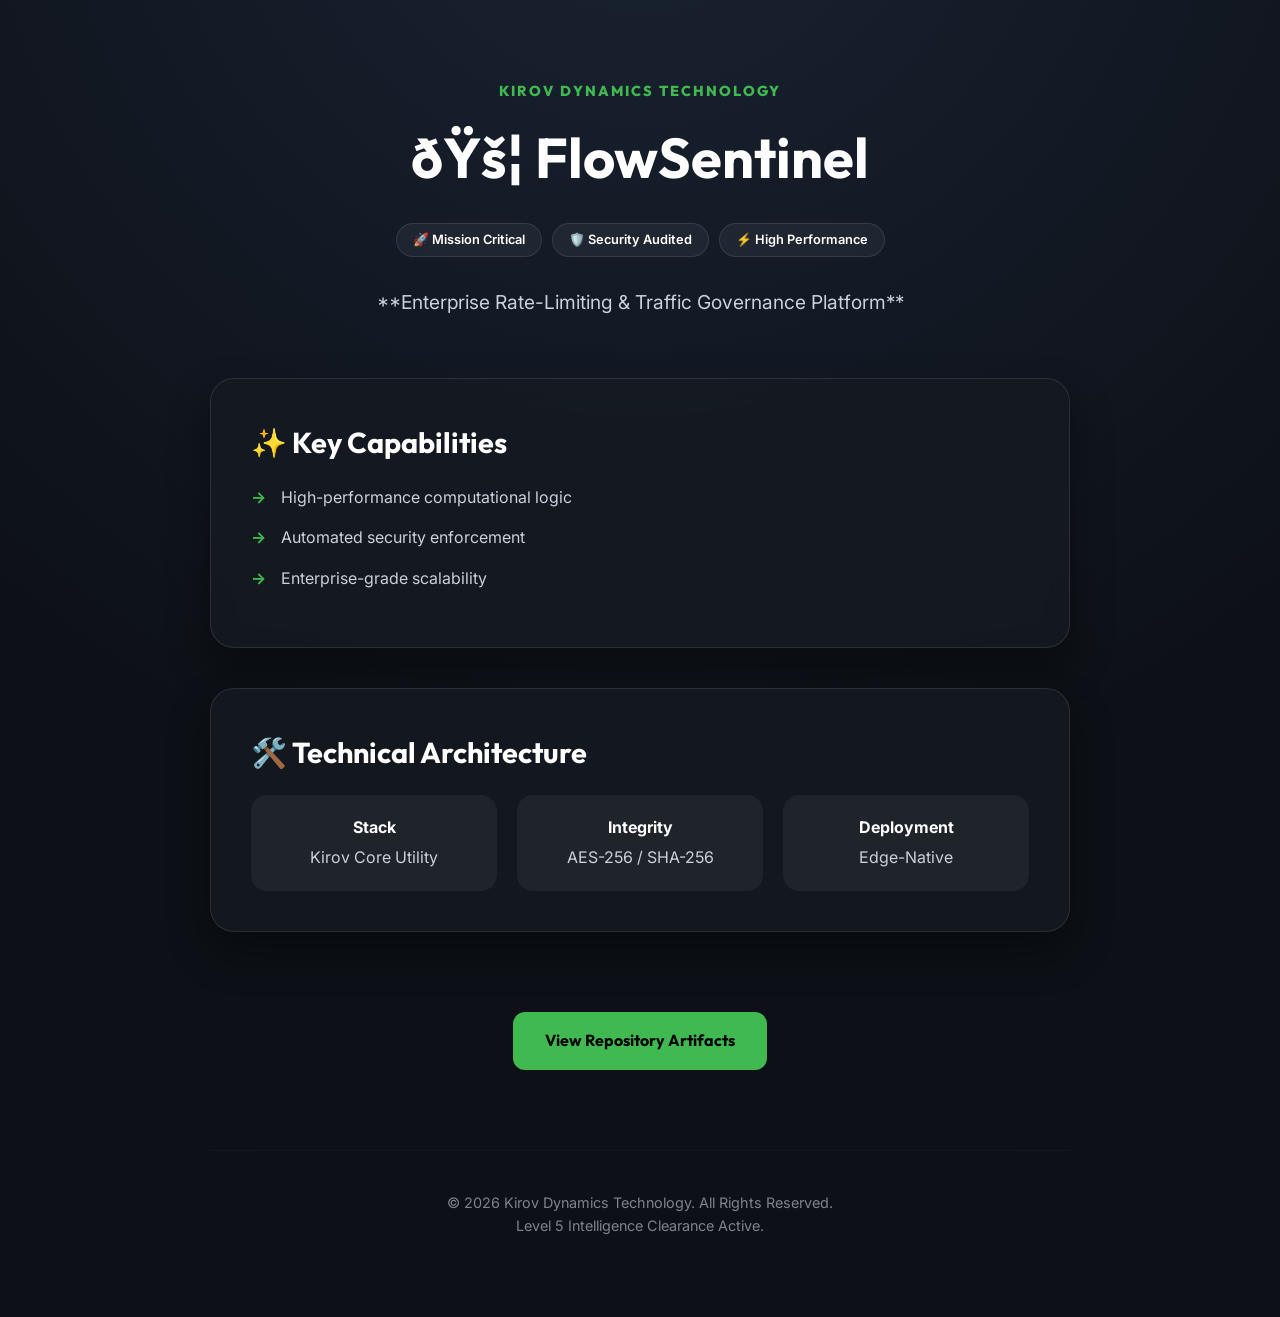
<file: index.html>
<!DOCTYPE html>
<html lang="en">
<head>
    <meta charset="UTF-8">
    <meta name="viewport" content="width=device-width, initial-scale=1.0">
    <title>ðŸš¦ FlowSentinel | Kirov Dynamics Showcase</title>
    <link href="https://fonts.googleapis.com/css2?family=Inter:wght@300;400;600;700&family=Outfit:wght@400;600;800&display=swap" rel="stylesheet">
    <style>
        :root {
            --bg: #0d1117;
            --card: rgba(22, 27, 34, 0.8);
            --accent: #3fb950;
            --text: #c9d1d9;
            --header: #ffffff;
            --glass: rgba(255, 255, 255, 0.05);
        }
        
        * { margin: 0; padding: 0; box-sizing: border-box; }
        
        body {
            background-color: var(--bg);
            color: var(--text);
            font-family: 'Inter', sans-serif;
            line-height: 1.6;
            overflow-x: hidden;
        }

        .gradient-bg {
            position: fixed;
            top: 0; left: 0; right: 0; bottom: 0;
            background: radial-gradient(circle at 50% -20%, #1a2333 0%, #0d1117 80%);
            z-index: -1;
        }

        .container {
            max-width: 900px;
            margin: 0 auto;
            padding: 80px 20px;
        }

        header {
            text-align: center;
            margin-bottom: 60px;
            animation: fadeInDown 0.8s ease-out;
        }

        .brand {
            font-family: 'Outfit', sans-serif;
            font-weight: 800;
            letter-spacing: 2px;
            color: var(--accent);
            text-transform: uppercase;
            font-size: 0.9rem;
            margin-bottom: 10px;
            display: block;
        }

        h1 {
            font-family: 'Outfit', sans-serif;
            font-size: 3.5rem;
            color: var(--header);
            margin-bottom: 20px;
        }

        .badge-container {
            display: flex;
            justify-content: center;
            gap: 10px;
            margin-bottom: 30px;
            flex-wrap: wrap;
        }

        .badge {
            padding: 6px 16px;
            border-radius: 20px;
            background: var(--glass);
            border: 1px solid rgba(255, 255, 255, 0.1);
            font-size: 0.8rem;
            font-weight: 600;
            color: var(--header);
        }

        .card {
            background: var(--card);
            backdrop-filter: blur(10px);
            border: 1px solid rgba(255, 255, 255, 0.1);
            border-radius: 24px;
            padding: 40px;
            margin-bottom: 40px;
            box-shadow: 0 20px 40px rgba(0,0,0,0.4);
            animation: fadeInUp 0.8s ease-out;
        }

        h2 {
            font-family: 'Outfit', sans-serif;
            color: var(--header);
            margin-bottom: 20px;
            font-size: 1.8rem;
            display: flex;
            align-items: center;
            gap: 10px;
        }

        ul {
            list-style: none;
        }

        li {
            margin-bottom: 15px;
            padding-left: 30px;
            position: relative;
        }

        li::before {
            content: "→";
            position: absolute;
            left: 0;
            color: var(--accent);
            font-weight: bold;
        }

        .tech-grid {
            display: grid;
            grid-template-columns: repeat(auto-fit, minmax(200px, 1fr));
            gap: 20px;
        }

        .tech-item {
            padding: 20px;
            background: var(--glass);
            border-radius: 16px;
            text-align: center;
        }

        footer {
            text-align: center;
            margin-top: 80px;
            padding-top: 40px;
            border-top: 1px solid rgba(255, 255, 255, 0.05);
            font-size: 0.9rem;
            opacity: 0.6;
        }

        @keyframes fadeInDown {
            from { opacity: 0; transform: translateY(-30px); }
            to { opacity: 1; transform: translateY(0); }
        }

        @keyframes fadeInUp {
            from { opacity: 0; transform: translateY(30px); }
            to { opacity: 1; transform: translateY(0); }
        }

        .cta-button {
            display: inline-block;
            margin-top: 40px;
            padding: 16px 32px;
            background: var(--accent);
            color: #000;
            text-decoration: none;
            font-weight: 700;
            border-radius: 12px;
            transition: all 0.3s ease;
            font-family: 'Outfit', sans-serif;
        }

        .cta-button:hover {
            transform: translateY(-3px);
            box-shadow: 0 10px 20px rgba(63, 185, 80, 0.3);
        }
    </style>
</head>
<body>
    <div class="gradient-bg"></div>
    <div class="container">
        <header>
            <span class="brand">Kirov Dynamics Technology</span>
            <h1>ðŸš¦ FlowSentinel</h1>
            <div class="badge-container">
                <div class="badge">🚀 Mission Critical</div>
                <div class="badge">🛡️ Security Audited</div>
                <div class="badge">⚡ High Performance</div>
            </div>
            <p style="font-size: 1.2rem; max-width: 600px; margin: 0 auto;">**Enterprise Rate-Limiting & Traffic Governance Platform**</p>
        </header>

        <div class="card">
            <h2>✨ Key Capabilities</h2>
            <ul>
                <li>High-performance computational logic</li><li>Automated security enforcement</li><li>Enterprise-grade scalability</li>
            </ul>
        </div>

        <div class="card">
            <h2>🛠️ Technical Architecture</h2>
            <div class="tech-grid">
                <div class="tech-item">
                    <div style="font-weight: 700; color: var(--header); margin-bottom: 5px;">Stack</div>
                    <div>Kirov Core Utility</div>
                </div>
                <div class="tech-item">
                    <div style="font-weight: 700; color: var(--header); margin-bottom: 5px;">Integrity</div>
                    <div>AES-256 / SHA-256</div>
                </div>
                <div class="tech-item">
                    <div style="font-weight: 700; color: var(--header); margin-bottom: 5px;">Deployment</div>
                    <div>Edge-Native</div>
                </div>
            </div>
        </div>

        <div style="text-align: center;">
            <a href="https://github.com/Raphasha27" class="cta-button">View Repository Artifacts</a>
        </div>

        <footer>
            &copy; 2026 Kirov Dynamics Technology. All Rights Reserved.<br>
            Level 5 Intelligence Clearance Active.
        </footer>
    </div>
</body>
</html>
</file>
